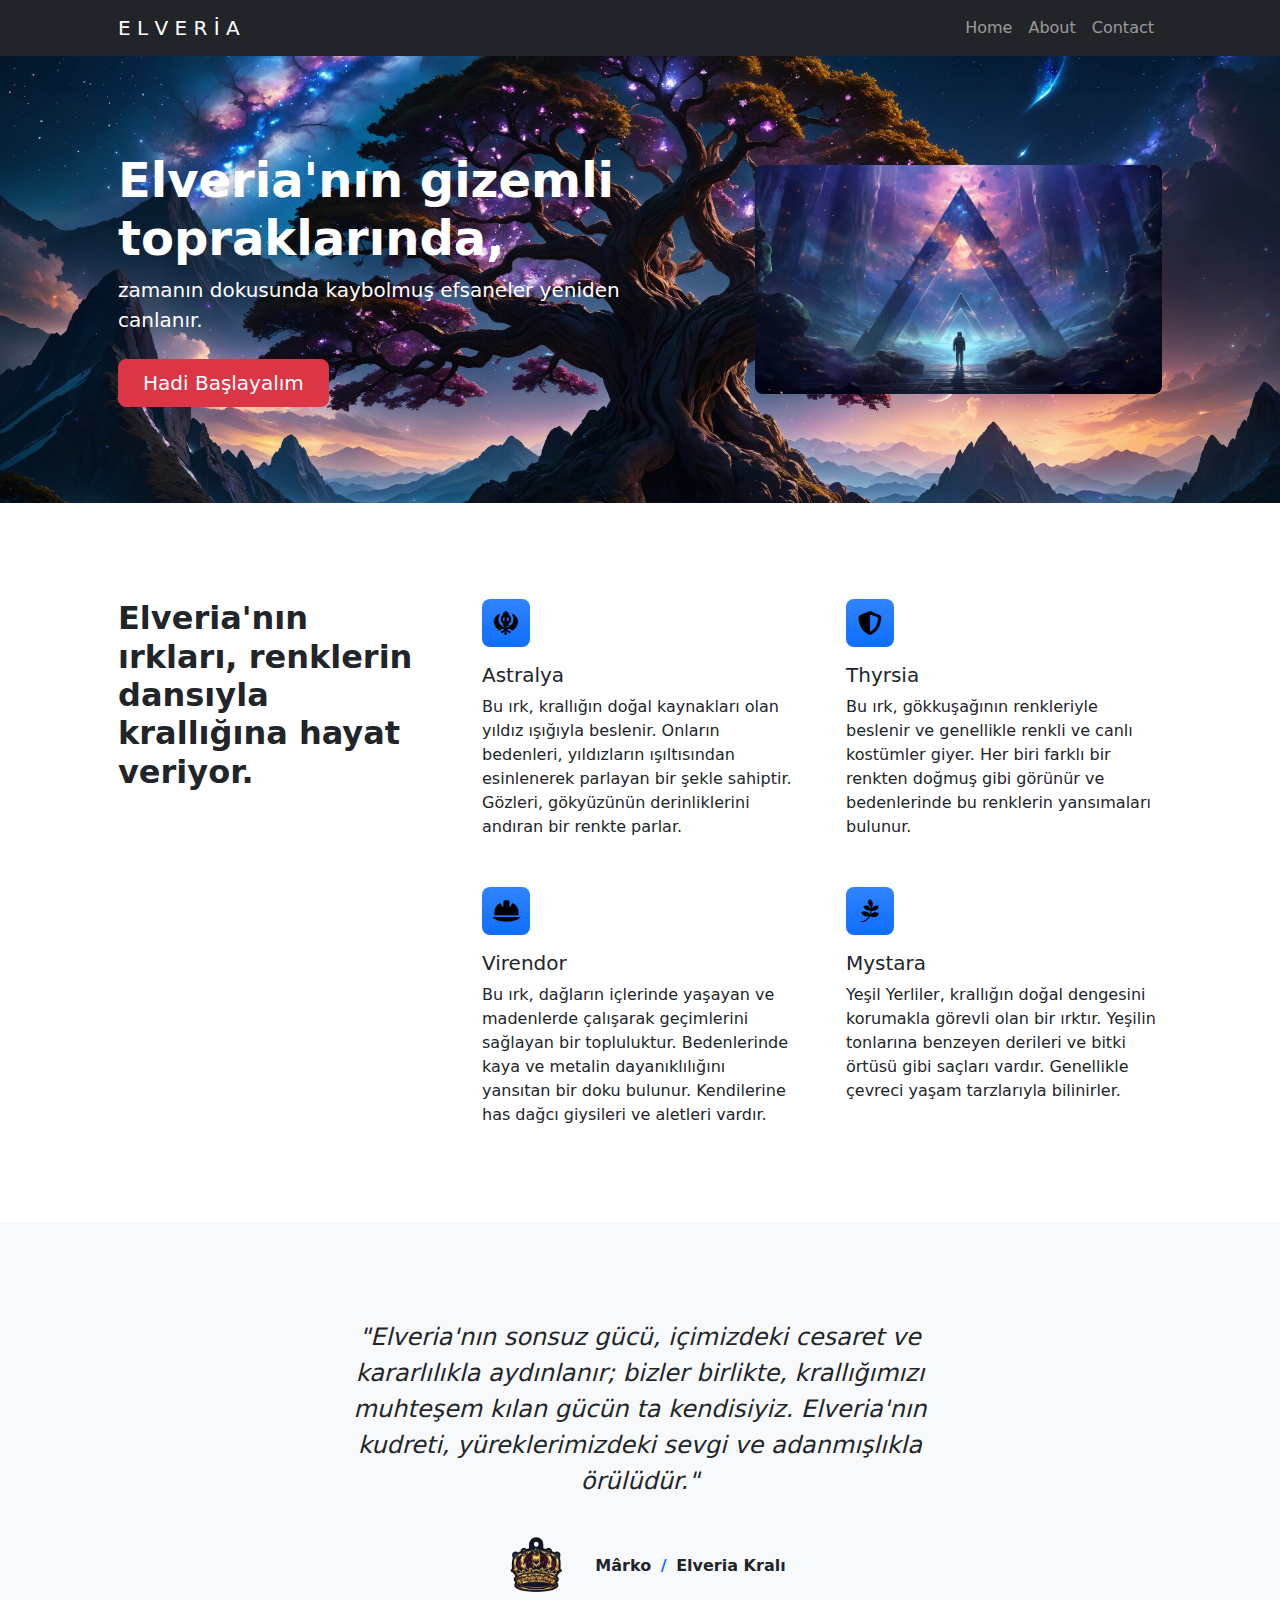
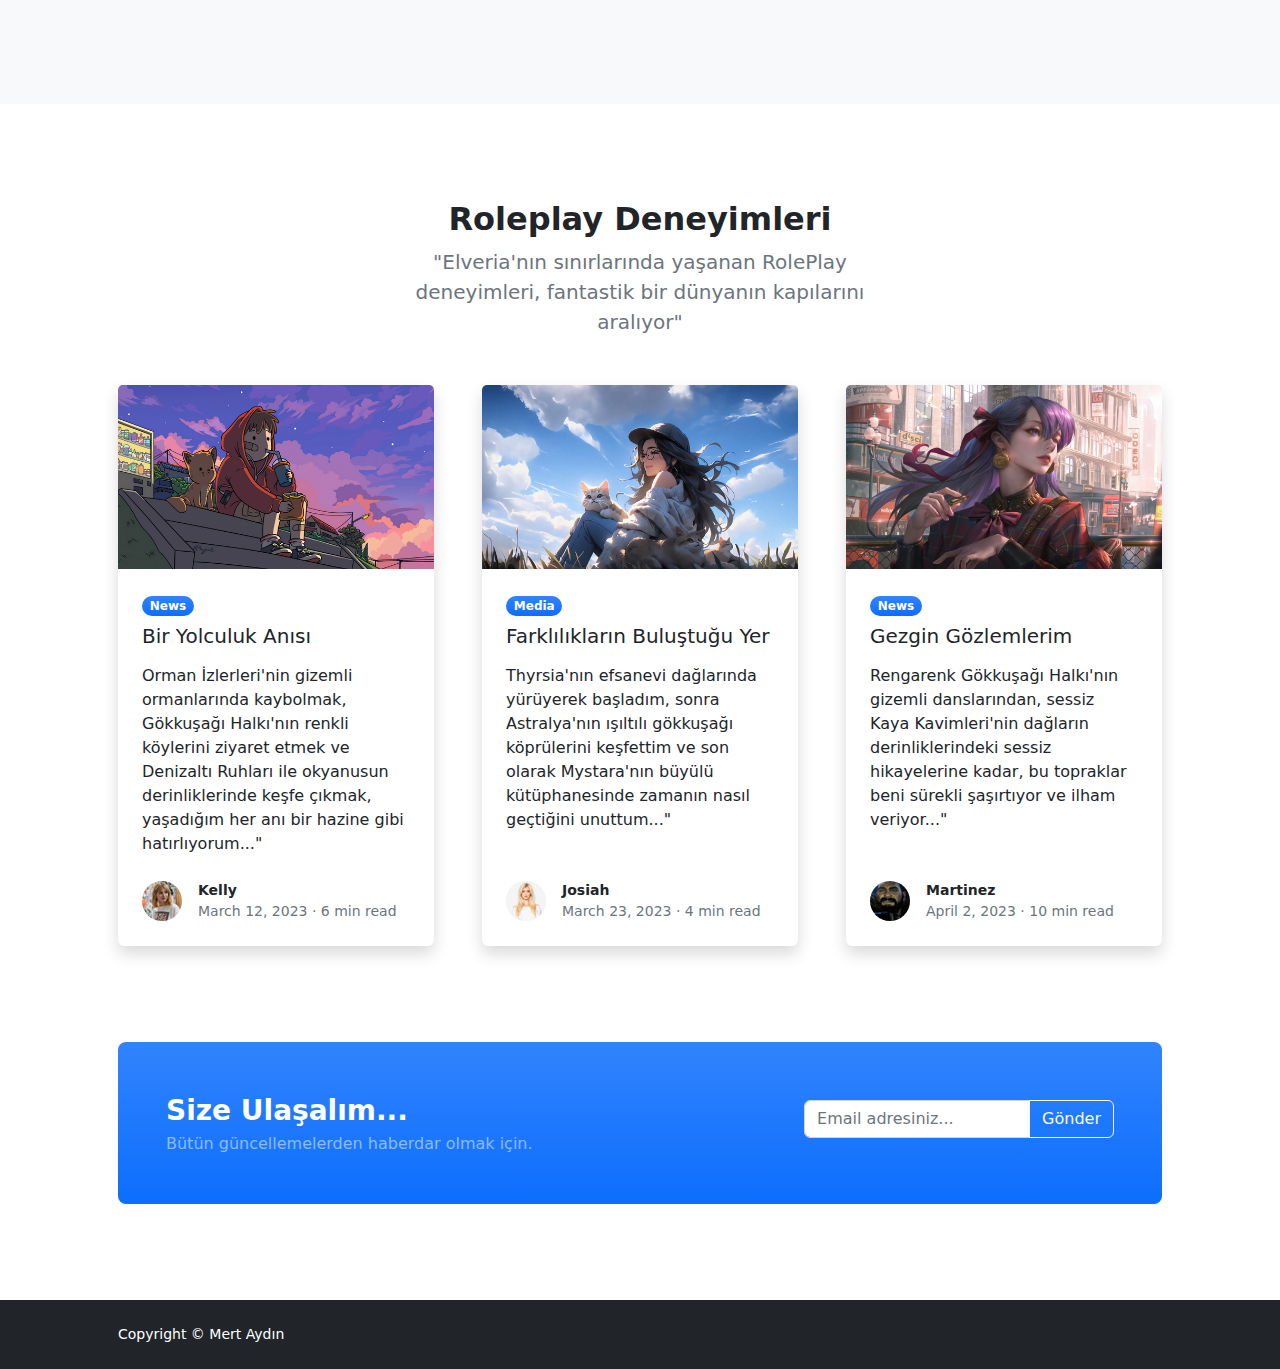
<file: index.html>
<!DOCTYPE html>
<html lang="tr">
    <head>
        <meta charset="utf-8" />
        <meta name="viewport" content="width=device-width, initial-scale=1, shrink-to-fit=no" />
        <meta name="description" content="" />
        <meta name="author" content="" />
        <title>Elveria - RolePlay</title>
        <link rel="icon" type="image/x-icon" href="assets/favicon.ico" />
        <link href="https://cdnjs.cloudflare.com/ajax/libs/font-awesome/6.5.2/css/all.min.css" rel="stylesheet" />
        <link href="css/styles.css" rel="stylesheet" />
    </head>
    <body class="d-flex flex-column h-100">
        <main class="flex-shrink-0">
            <nav class="navbar navbar-expand-lg navbar-dark bg-dark">
                <div class="container px-5">
                    <a class="navbar-brand" href="index.html">E L V E R İ A</a>
                    <button class="navbar-toggler" type="button" data-bs-toggle="collapse" data-bs-target="#navbarSupportedContent" aria-controls="navbarSupportedContent" aria-expanded="false" aria-label="Toggle navigation"><span class="navbar-toggler-icon"></span></button>
                    <div class="collapse navbar-collapse" id="navbarSupportedContent">
                        <ul class="navbar-nav ms-auto mb-2 mb-lg-0">
                            <li class="nav-item"><a class="nav-link" href="index.html">Home</a></li>
                            <li class="nav-item"><a class="nav-link" href="about.html">About</a></li>
                            <li class="nav-item"><a class="nav-link" href="contact.html">Contact</a></li>
                        </ul>
                    </div>
                </div>
            </nav>
            <header class="bg-dark py-5" id="header">
                <div class="container px-5" >            
                    <div class="row gx-5 align-items-center justify-content-center">
                        <div class="col-lg-8 col-xl-7 col-xxl-6">
                            <div class="my-5 text-center text-xl-start">
                                <h1 class="display-5 fw-bolder text-white mb-2">Elveria'nın gizemli topraklarında,</h1>
                                <p class="lead fw-normal text-white mb-4">zamanın dokusunda kaybolmuş efsaneler yeniden canlanır.</p>
                                <div class="d-grid gap-3 d-sm-flex justify-content-sm-center justify-content-xl-start">
                                    <a class="btn btn-danger btn-lg px-4 me-sm-3" href="#features">Hadi Başlayalım</a>
                                </div>
                            </div>
                        </div>
                        <div class="col-xl-5 col-xxl-6 d-none d-xl-block text-center"><img class="img-fluid rounded-3 my-5" src="assets/img/422291.jpg" alt="..." /></div>
                    </div>
                </div>
            </header>
            <section class="py-5" id="features">
                <div class="container px-5 my-5">
                    <div class="row gx-5">
                        <div class="col-lg-4 mb-5 mb-lg-0"><h2 class="fw-bolder mb-0">Elveria'nın ırkları, renklerin dansıyla krallığına hayat veriyor.</h2></div>
                        <div class="col-lg-8">
                            <div class="row gx-5 row-cols-1 row-cols-md-2">
                                <div class="col mb-5 h-100">
                                    <div class="feature bg-primary bg-gradient text-white rounded-3 mb-3"><i class="fa-solid fa-khanda"></i></i></div>
                                    <h2 class="h5">Astralya</h2>
                                    <p class="mb-0">Bu ırk, krallığın doğal kaynakları olan yıldız ışığıyla beslenir. Onların bedenleri, yıldızların ışıltısından esinlenerek parlayan bir şekle sahiptir. Gözleri, gökyüzünün derinliklerini andıran bir renkte parlar.</p>
                                </div>
                                <div class="col mb-5 h-100">
                                    <div class="feature bg-primary bg-gradient text-white rounded-3 mb-3"><i class="fa-solid fa-shield-halved"></i></div>
                                    <h2 class="h5">Thyrsia</h2>
                                    <p class="mb-0">Bu ırk, gökkuşağının renkleriyle beslenir ve genellikle renkli ve canlı kostümler giyer. Her biri farklı bir renkten doğmuş gibi görünür ve bedenlerinde bu renklerin yansımaları bulunur.</p>
                                </div>
                                <div class="col mb-5 mb-md-0 h-100">
                                    <div class="feature bg-primary bg-gradient text-white rounded-3 mb-3"><i class="fa-solid fa-helmet-safety"></i></div>
                                    <h2 class="h5">Virendor</h2>
                                    <p class="mb-0">Bu ırk, dağların içlerinde yaşayan ve madenlerde çalışarak geçimlerini sağlayan bir topluluktur. Bedenlerinde kaya ve metalin dayanıklılığını yansıtan bir doku bulunur. Kendilerine has dağcı giysileri ve aletleri vardır.</p>
                                </div>
                                <div class="col h-100">
                                    <div class="feature bg-primary bg-gradient text-white rounded-3 mb-3"><i class="fa-brands fa-pagelines"></i></div>
                                    <h2 class="h5">Mystara</h2>
                                    <p class="mb-0">Yeşil Yerliler, krallığın doğal dengesini korumakla görevli olan bir ırktır. Yeşilin tonlarına benzeyen derileri ve bitki örtüsü gibi saçları vardır. Genellikle çevreci yaşam tarzlarıyla bilinirler.</p>
                                </div>
                            </div>
                        </div>
                    </div>
                </div>
            </section>
            <div class="py-5 bg-light">
                <div class="container px-5 my-5">
                    <div class="row gx-5 justify-content-center">
                        <div class="col-lg-10 col-xl-7">
                            <div class="text-center">
                                <div class="fs-4 mb-4 fst-italic">"Elveria'nın sonsuz gücü, içimizdeki cesaret ve kararlılıkla aydınlanır; bizler birlikte, krallığımızı muhteşem kılan gücün ta kendisiyiz. Elveria'nın kudreti, yüreklerimizdeki sevgi ve adanmışlıkla örülüdür."</div>
                                <div class="d-flex align-items-center justify-content-center">
                                    <img class="rounded-circle me-3" src="assets/img/14-removebg-preview (1).png" alt="..." id="king" />
                                    <div class="fw-bold">
                                        Mârko
                                        <span class="fw-bold text-primary mx-1">/</span>
                                        Elveria Kralı
                                    </div>
                                </div>
                            </div>
                        </div>
                    </div>
                </div>
            </div>
            <section class="py-5">
                <div class="container px-5 my-5">
                    <div class="row gx-5 justify-content-center">
                        <div class="col-lg-8 col-xl-6">
                            <div class="text-center">
                                <h2 class="fw-bolder">Roleplay Deneyimleri</h2>
                                <p class="lead fw-normal text-muted mb-5">"Elveria'nın sınırlarında yaşanan RolePlay deneyimleri, fantastik bir dünyanın kapılarını aralıyor"</p>
                            </div>
                        </div>
                    </div>
                    <div class="row gx-5">
                        <div class="col-lg-4 mb-5">
                            <div class="card h-100 shadow border-0">
                                <img class="card-img-top" src="assets/img/2.png" alt="..." />
                                <div class="card-body p-4">
                                    <div class="badge bg-primary bg-gradient rounded-pill mb-2">News</div>
                                    <a class="text-decoration-none link-dark stretched-link" href="#!"><h5 class="card-title mb-3">Bir Yolculuk Anısı</h5></a>
                                    <p class="card-text mb-0">Orman İzlerleri'nin gizemli ormanlarında kaybolmak, Gökkuşağı Halkı'nın renkli köylerini ziyaret etmek ve Denizaltı Ruhları ile okyanusun derinliklerinde keşfe çıkmak, yaşadığım her anı bir hazine gibi hatırlıyorum..."</p>
                                </div>
                                <div class="card-footer p-4 pt-0 bg-transparent border-top-0">
                                    <div class="d-flex align-items-end justify-content-between">
                                        <div class="d-flex align-items-center">
                                            <img class="rounded-circle me-3" src="assets/img/pp1.png" alt="..." />
                                            <div class="small">
                                                <div class="fw-bold">Kelly</div>
                                                <div class="text-muted">March 12, 2023 &middot; 6 min read</div>
                                            </div>
                                        </div>
                                    </div>
                                </div>
                            </div>
                        </div>
                        <div class="col-lg-4 mb-5">
                            <div class="card h-100 shadow border-0">
                                <img class="card-img-top" src="assets/img/3.png" alt="..." />
                                <div class="card-body p-4">
                                    <div class="badge bg-primary bg-gradient rounded-pill mb-2">Media</div>
                                    <a class="text-decoration-none link-dark stretched-link" href="#!"><h5 class="card-title mb-3">Farklılıkların Buluştuğu Yer</h5></a>
                                    <p class="card-text mb-0">Thyrsia'nın efsanevi dağlarında yürüyerek başladım, sonra Astralya'nın ışıltılı gökkuşağı köprülerini keşfettim ve son olarak Mystara'nın büyülü kütüphanesinde zamanın nasıl geçtiğini unuttum..."</p>
                                </div>
                                <div class="card-footer p-4 pt-0 bg-transparent border-top-0">
                                    <div class="d-flex align-items-end justify-content-between">
                                        <div class="d-flex align-items-center">
                                            <img class="rounded-circle me-3" src="assets/img/pp2.png" alt="..." />
                                            <div class="small">
                                                <div class="fw-bold">Josiah</div>
                                                <div class="text-muted">March 23, 2023 &middot; 4 min read</div>
                                            </div>
                                        </div>
                                    </div>
                                </div>
                            </div>
                        </div>
                        <div class="col-lg-4 mb-5">
                            <div class="card h-100 shadow border-0">
                                <img class="card-img-top" src="assets/img/4.png" alt="..." />
                                <div class="card-body p-4">
                                    <div class="badge bg-primary bg-gradient rounded-pill mb-2">News</div>
                                    <a class="text-decoration-none link-dark stretched-link" href="#!"><h5 class="card-title mb-3">Gezgin Gözlemlerim</h5></a>
                                    <p class="card-text mb-0">Rengarenk Gökkuşağı Halkı'nın gizemli danslarından, sessiz Kaya Kavimleri'nin dağların derinliklerindeki sessiz hikayelerine kadar, bu topraklar beni sürekli şaşırtıyor ve ilham veriyor..."</p>
                                </div>
                                <div class="card-footer p-4 pt-0 bg-transparent border-top-0">
                                    <div class="d-flex align-items-end justify-content-between">
                                        <div class="d-flex align-items-center">
                                            <img class="rounded-circle me-3" src="assets/img/pp3.png" alt="..." />
                                            <div class="small">
                                                <div class="fw-bold">Martinez</div>
                                                <div class="text-muted">April 2, 2023 &middot; 10 min read</div>
                                            </div>
                                        </div>
                                    </div>
                                </div>
                            </div>
                        </div>
                    </div>
                    <aside class="bg-primary bg-gradient rounded-3 p-4 p-sm-5 mt-5">
                        <div class="d-flex align-items-center justify-content-between flex-column flex-xl-row text-center text-xl-start">
                            <div class="mb-4 mb-xl-0">
                                <div class="fs-3 fw-bold text-white">Size Ulaşalım...</div>
                                <div class="text-white-50">Bütün güncellemelerden haberdar olmak için.</div>
                            </div>
                            <div class="ms-xl-4">
                                <div class="input-group mb-2">
                                    <input class="form-control" type="text" placeholder="Email adresiniz..." aria-label="Email address..." aria-describedby="button-newsletter" />
                                    <button class="btn btn-outline-light" id="button-newsletter" type="button">Gönder</button>
                                </div>
                            </div>
                        </div>
                    </aside>
                </div>
            </section>
        </main>
        <footer class="bg-dark py-4 mt-auto">
            <div class="container px-5">
                <div class="row align-items-center justify-content-between flex-column flex-sm-row">
                    <div class="col-auto"><div class="small m-0 text-white">Copyright &copy; Mert Aydın</div></div>
                </div>
            </div>
        </footer>
        <script src="https://cdn.jsdelivr.net/npm/bootstrap@5.2.3/dist/js/bootstrap.bundle.min.js"></script>
        <script src="js/scripts.js"></script>
    </body>
</html>
</file>
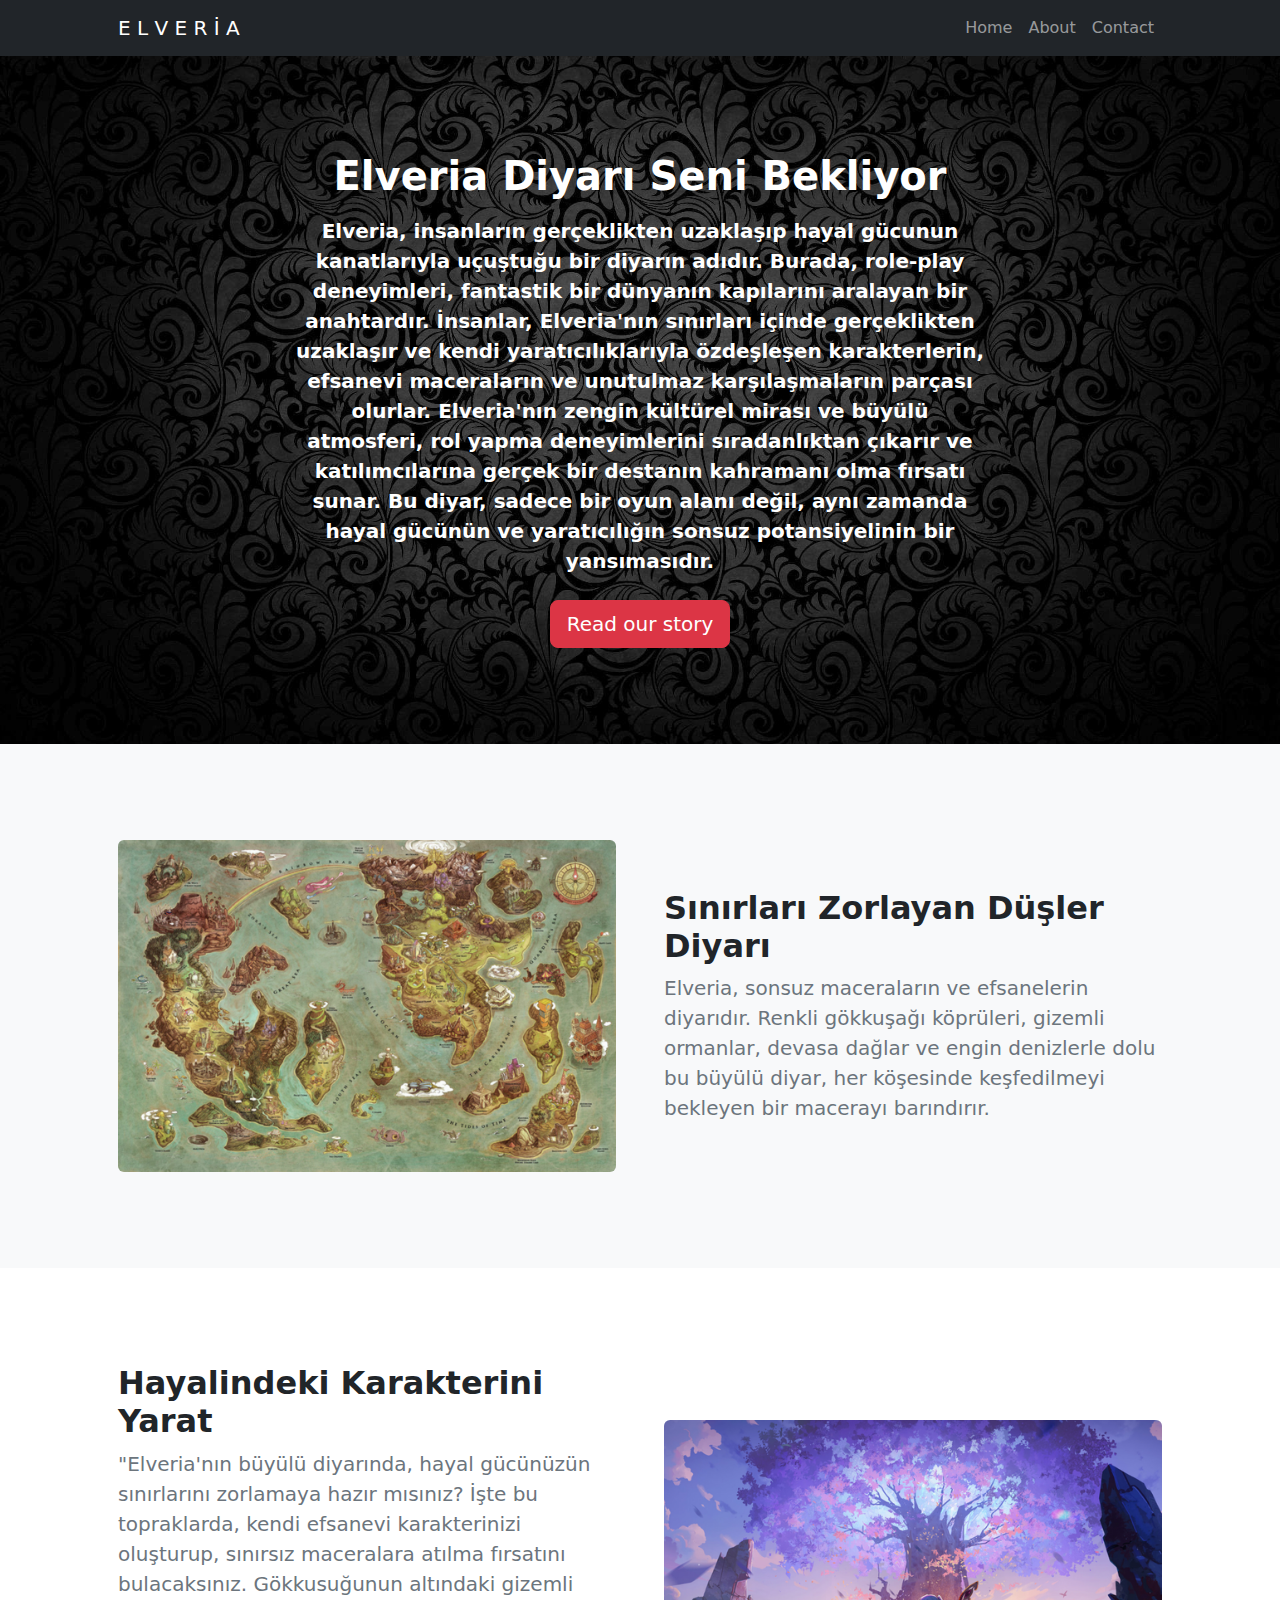
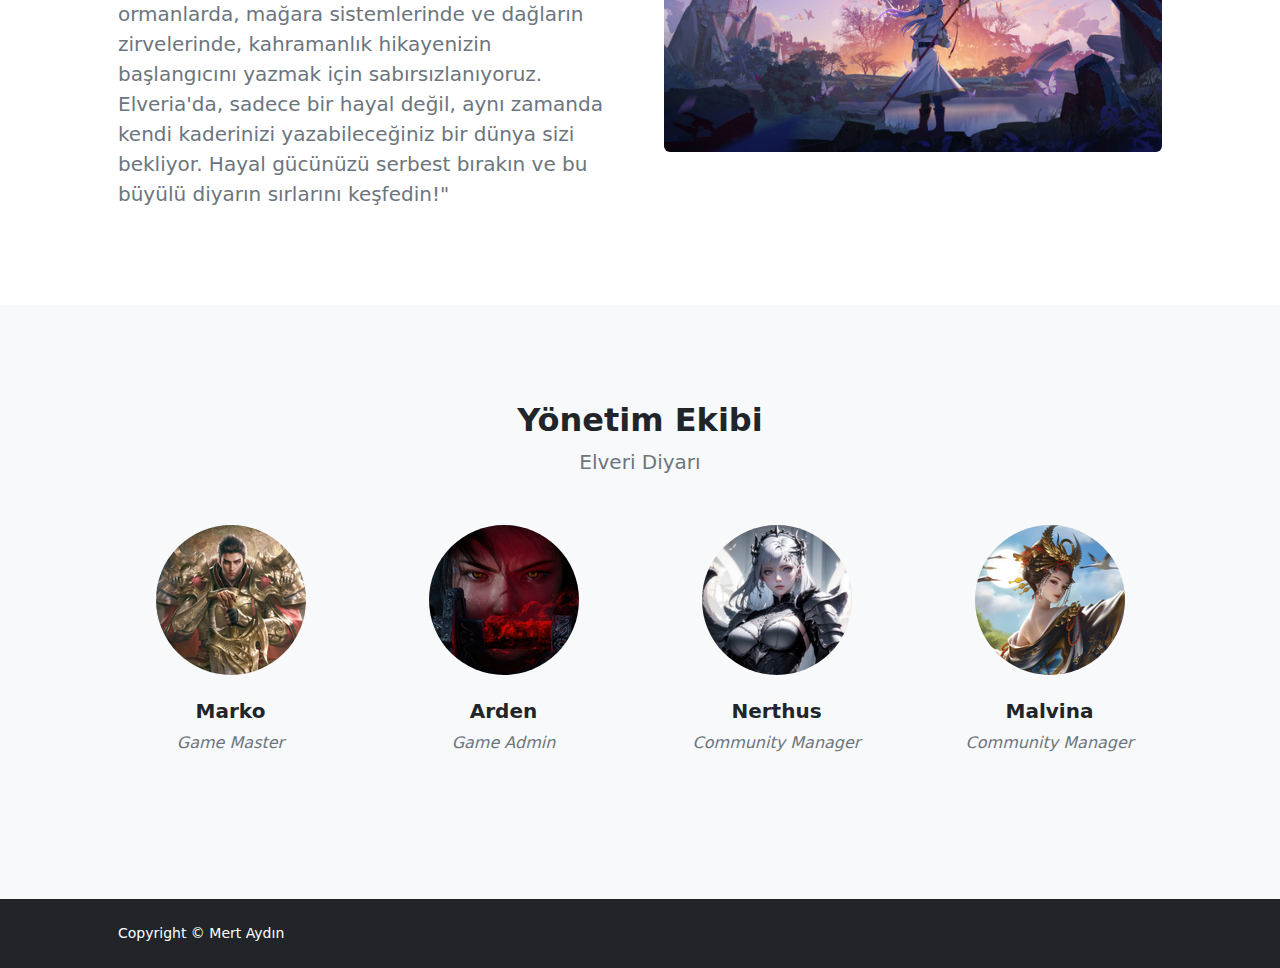
<file: about.html>
<!DOCTYPE html>
<html lang="en">
    <head>
        <meta charset="utf-8" />
        <meta name="viewport" content="width=device-width, initial-scale=1, shrink-to-fit=no" />
        <meta name="description" content="" />
        <meta name="author" content="" />
        <title>Elveria Hakkında</title>
        <link rel="icon" type="image/x-icon" href="assets/favicon.ico" />
        <link href="https://cdn.jsdelivr.net/npm/bootstrap-icons@1.5.0/font/bootstrap-icons.css" rel="stylesheet" />
        <link href="css/styles.css" rel="stylesheet" />
    </head>
    <body class="d-flex flex-column">
        <main class="flex-shrink-0">
            <nav class="navbar navbar-expand-lg navbar-dark bg-dark">
                <div class="container px-5">
                    <a class="navbar-brand" href="index.html">E L V E R İ A</a>
                    <button class="navbar-toggler" type="button" data-bs-toggle="collapse" data-bs-target="#navbarSupportedContent" aria-controls="navbarSupportedContent" aria-expanded="false" aria-label="Toggle navigation"><span class="navbar-toggler-icon"></span></button>
                    <div class="collapse navbar-collapse" id="navbarSupportedContent">
                        <ul class="navbar-nav ms-auto mb-2 mb-lg-0">
                            <li class="nav-item"><a class="nav-link" href="index.html">Home</a></li>
                            <li class="nav-item"><a class="nav-link" href="about.html">About</a></li>
                            <li class="nav-item"><a class="nav-link" href="contact.html">Contact</a></li>
                        </ul>
                    </div>
                </div>
            </nav>
            <header class="py-5" id="aboutbg">
                <div class="container px-5">
                    <div class="row justify-content-center">
                        <div class="col-lg-8 col-xxl-6">
                            <div class="text-center my-5">
                                <h1 class="fw-bolder mb-3" id="abouttitle">Elveria Diyarı Seni Bekliyor</h1>
                                <p class="lead fw-bold mb-4" id="abouth">Elveria, insanların gerçeklikten uzaklaşıp hayal gücunun kanatlarıyla uçuştuğu bir diyarın adıdır. Burada, role-play deneyimleri, fantastik bir dünyanın kapılarını aralayan bir anahtardır. İnsanlar, Elveria'nın sınırları içinde gerçeklikten uzaklaşır ve kendi yaratıcılıklarıyla özdeşleşen karakterlerin, efsanevi maceraların ve unutulmaz karşılaşmaların parçası olurlar. Elveria'nın zengin kültürel mirası ve büyülü atmosferi, rol yapma deneyimlerini sıradanlıktan çıkarır ve katılımcılarına gerçek bir destanın kahramanı olma fırsatı sunar. Bu diyar, sadece bir oyun alanı değil, aynı zamanda hayal gücünün ve yaratıcılığın sonsuz potansiyelinin bir yansımasıdır.</p>
                                <a class="btn btn-danger btn-lg" href="#scroll-target">Read our story</a>
                            </div>
                        </div>
                    </div>
                </div>
            </header>
            <section class="py-5 bg-light" id="scroll-target">
                <div class="container px-5 my-5">
                    <div class="row gx-5 align-items-center">
                        <div class="col-lg-6"><img class="img-fluid rounded mb-5 mb-lg-0" src="assets/img/map.png" alt="..." /></div>
                        <div class="col-lg-6">
                            <h2 class="fw-bolder">Sınırları Zorlayan Düşler Diyarı</h2>
                            <p class="lead fw-normal text-muted mb-0">Elveria, sonsuz maceraların ve efsanelerin diyarıdır. Renkli gökkuşağı köprüleri, gizemli ormanlar, devasa dağlar ve engin denizlerle dolu bu büyülü diyar, her köşesinde keşfedilmeyi bekleyen bir macerayı barındırır.</p>
                        </div>
                    </div>
                </div>
            </section>
            <section class="py-5">
                <div class="container px-5 my-5">
                    <div class="row gx-5 align-items-center">
                        <div class="col-lg-6 order-first order-lg-last"><img class="img-fluid rounded mb-5 mb-lg-0" src="assets/img/character.png" alt="..." /></div>
                        <div class="col-lg-6">
                            <h2 class="fw-bolder">Hayalindeki Karakterini Yarat</h2>
                            <p class="lead fw-normal text-muted mb-0">"Elveria'nın büyülü diyarında, hayal gücünüzün sınırlarını zorlamaya hazır mısınız? İşte bu topraklarda, kendi efsanevi karakterinizi oluşturup, sınırsız maceralara atılma fırsatını bulacaksınız. Gökkusuğunun altındaki gizemli ormanlarda, mağara sistemlerinde ve dağların zirvelerinde, kahramanlık hikayenizin başlangıcını yazmak için sabırsızlanıyoruz. Elveria'da, sadece bir hayal değil, aynı zamanda kendi kaderinizi yazabileceğiniz bir dünya sizi bekliyor. Hayal gücünüzü serbest bırakın ve bu büyülü diyarın sırlarını keşfedin!"</p>
                        </div>
                    </div>
                </div>
            </section>
            <section class="py-5 bg-light">
                <div class="container px-5 my-5">
                    <div class="text-center">
                        <h2 class="fw-bolder">Yönetim Ekibi</h2>
                        <p class="lead fw-normal text-muted mb-5">Elveri Diyarı</p>
                    </div>
                    <div class="row gx-5 row-cols-1 row-cols-sm-2 row-cols-xl-4 justify-content-center">
                        <div class="col mb-5 mb-5 mb-xl-0">
                            <div class="text-center">
                                <img class="img-fluid rounded-circle mb-4 px-4" src="assets/img/gm.png" alt="..." />
                                <h5 class="fw-bolder">Marko</h5>
                                <div class="fst-italic text-muted">Game Master</div>
                            </div>
                        </div>
                        <div class="col mb-5 mb-5 mb-xl-0">
                            <div class="text-center">
                                <img class="img-fluid rounded-circle mb-4 px-4" src="assets/img/ga.png" alt="..." />
                                <h5 class="fw-bolder">Arden</h5>
                                <div class="fst-italic text-muted">Game Admin</div>
                            </div>
                        </div>
                        <div class="col mb-5 mb-5 mb-sm-0">
                            <div class="text-center">
                                <img class="img-fluid rounded-circle mb-4 px-4" src="assets/img/cm.png" alt="..." />
                                <h5 class="fw-bolder">Nerthus</h5>
                                <div class="fst-italic text-muted">Community Manager</div>
                            </div>
                        </div>
                        <div class="col mb-5">
                            <div class="text-center">
                                <img class="img-fluid rounded-circle mb-4 px-4" src="assets/img/cm2.png" alt="..." />
                                <h5 class="fw-bolder">Malvina</h5>
                                <div class="fst-italic text-muted">Community Manager</div>
                            </div>
                        </div>
                    </div>
                </div>
            </section>
        </main>
        <footer class="bg-dark py-4 mt-auto">
            <div class="container px-5">
                <div class="row align-items-center justify-content-between flex-column flex-sm-row">
                    <div class="col-auto"><div class="small m-0 text-white">Copyright &copy; Mert Aydın</div></div>
                </div>
            </div>
        </footer>
        <script src="https://cdn.jsdelivr.net/npm/bootstrap@5.2.3/dist/js/bootstrap.bundle.min.js"></script>
        <script src="js/scripts.js"></script>
    </body>
</html>
</file>
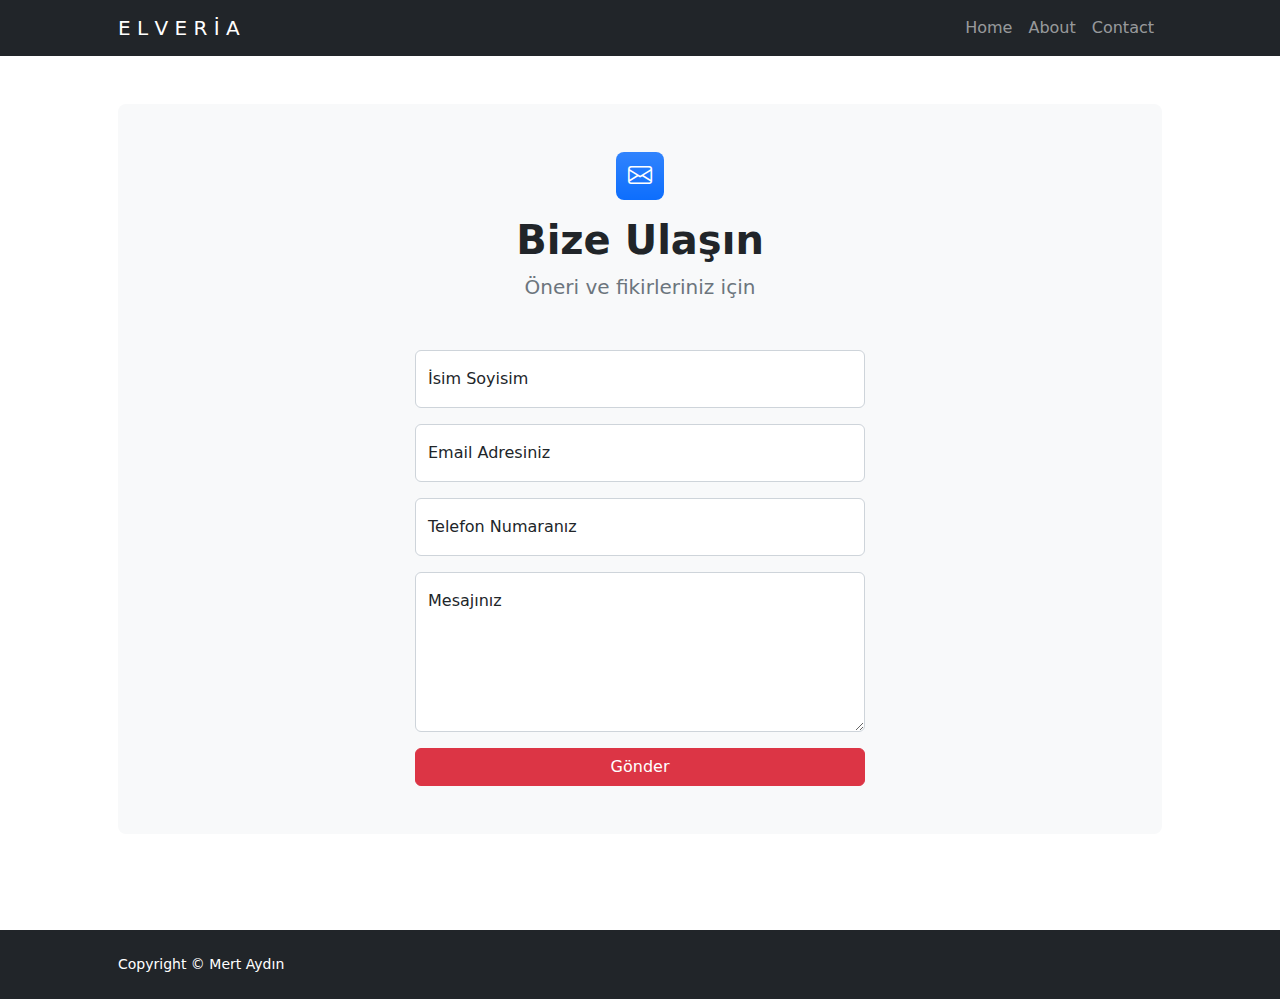
<file: contact.html>
<!DOCTYPE html>
<html lang="en">
    <head>
        <meta charset="utf-8" />
        <meta name="viewport" content="width=device-width, initial-scale=1, shrink-to-fit=no" />
        <meta name="description" content />
        <meta name="author" content />
        <title>Elveria - Bize Ulaşın</title>
        <link rel="icon" type="image/x-icon" href="assets/favicon.ico" />
        <link href="https://cdn.jsdelivr.net/npm/bootstrap-icons@1.5.0/font/bootstrap-icons.css" rel="stylesheet" />
        <link href="css/styles.css" rel="stylesheet" />
    </head>
    <body class="d-flex flex-column">
        <main class="flex-shrink-0">
            <nav class="navbar navbar-expand-lg navbar-dark bg-dark">
                <div class="container px-5">
                    <a class="navbar-brand" href="index.html">E L V E R İ A</a>
                    <button class="navbar-toggler" type="button" data-bs-toggle="collapse" data-bs-target="#navbarSupportedContent" aria-controls="navbarSupportedContent" aria-expanded="false" aria-label="Toggle navigation"><span class="navbar-toggler-icon"></span></button>
                    <div class="collapse navbar-collapse" id="navbarSupportedContent">
                        <ul class="navbar-nav ms-auto mb-2 mb-lg-0">
                            <li class="nav-item"><a class="nav-link" href="index.html">Home</a></li>
                            <li class="nav-item"><a class="nav-link" href="about.html">About</a></li>
                            <li class="nav-item"><a class="nav-link" href="contact.html">Contact</a></li>
                        </ul>
                    </div>
                </div>
            </nav>
            <section class="py-5">
                <div class="container px-5">
                    <div class="bg-light rounded-3 py-5 px-4 px-md-5 mb-5">
                        <div class="text-center mb-5">
                            <div class="feature bg-primary bg-gradient text-white rounded-3 mb-3"><i class="bi bi-envelope"></i></div>
                            <h1 class="fw-bolder">Bize Ulaşın</h1>
                            <p class="lead fw-normal text-muted mb-0">Öneri ve fikirleriniz için</p>
                        </div>
                        <div class="row gx-5 justify-content-center">
                            <div class="col-lg-8 col-xl-6">
                                <form action="https://formsubmit.co/wiemarko0@gmail.com" method = "POST" id="contactForm">
                                    <div class="form-floating mb-3">
                                        <input class="form-control" id="name" type="text" placeholder="Enter your name..." data-sb-validations="required" />
                                        <label for="name">İsim Soyisim</label>
                                        <div class="invalid-feedback" data-sb-feedback="name:required">A name is required.</div>
                                    </div>
                                    <div class="form-floating mb-3">
                                        <input class="form-control" id="email" type="email" placeholder="name@example.com" data-sb-validations="required,email" />
                                        <label for="email">Email Adresiniz</label>
                                        <div class="invalid-feedback" data-sb-feedback="email:required">An email is required.</div>
                                        <div class="invalid-feedback" data-sb-feedback="email:email">Email is not valid.</div>
                                    </div>
                                    <div class="form-floating mb-3">
                                        <input class="form-control" id="phone" type="tel" placeholder="(123) 456-7890" data-sb-validations="required" />
                                        <label for="phone">Telefon Numaranız</label>
                                        <div class="invalid-feedback" data-sb-feedback="phone:required">A phone number is required.</div>
                                    </div>
                                    <div class="form-floating mb-3">
                                        <textarea class="form-control" id="message" type="text" placeholder="Enter your message here..." style="height: 10rem" data-sb-validations="required"></textarea>
                                        <label for="message">Mesajınız</label>
                                        <div class="invalid-feedback" data-sb-feedback="message:required">A message is required.</div>
                                    </div>
                                    <div class="d-grid"><button class="btn btn-danger" id="submitButton" type="submit">Gönder</button></div>
                                </form>
                            </div>
                        </div>
                    </div>
            </section>
        </main>

             <div>

             </div>
             
        <footer class="bg-dark py-4 mt-auto">
            <div class="container px-5">
                <div class="row align-items-center justify-content-between flex-column flex-sm-row">
                    <div class="col-auto"><div class="small m-0 text-white">Copyright &copy; Mert Aydın</div></div>
                </div>
            </div>
        </footer>
        <script src="https://cdn.jsdelivr.net/npm/bootstrap@5.2.3/dist/js/bootstrap.bundle.min.js"></script>
        <script src="js/scripts.js"></script>
        <script src="https://cdn.startbootstrap.com/sb-forms-latest.js"></script>
    </body>
</html>
</file>
